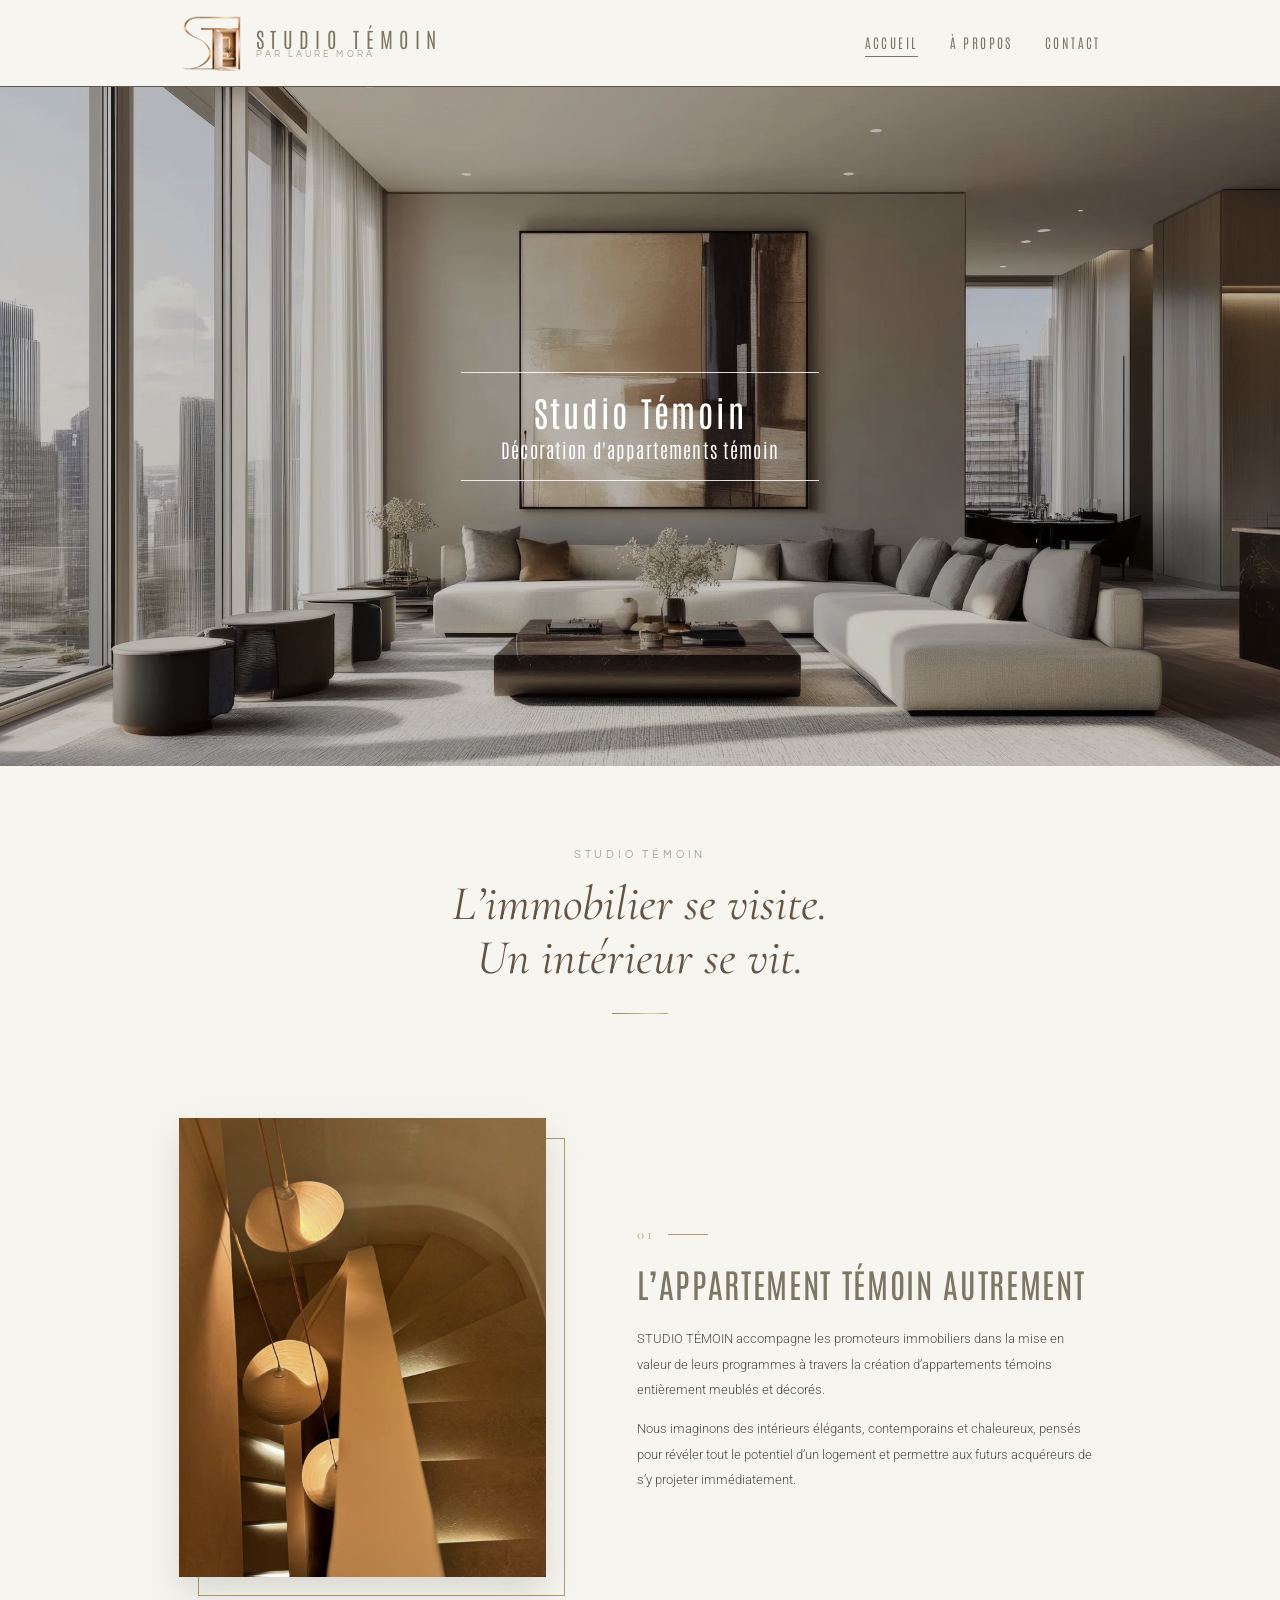
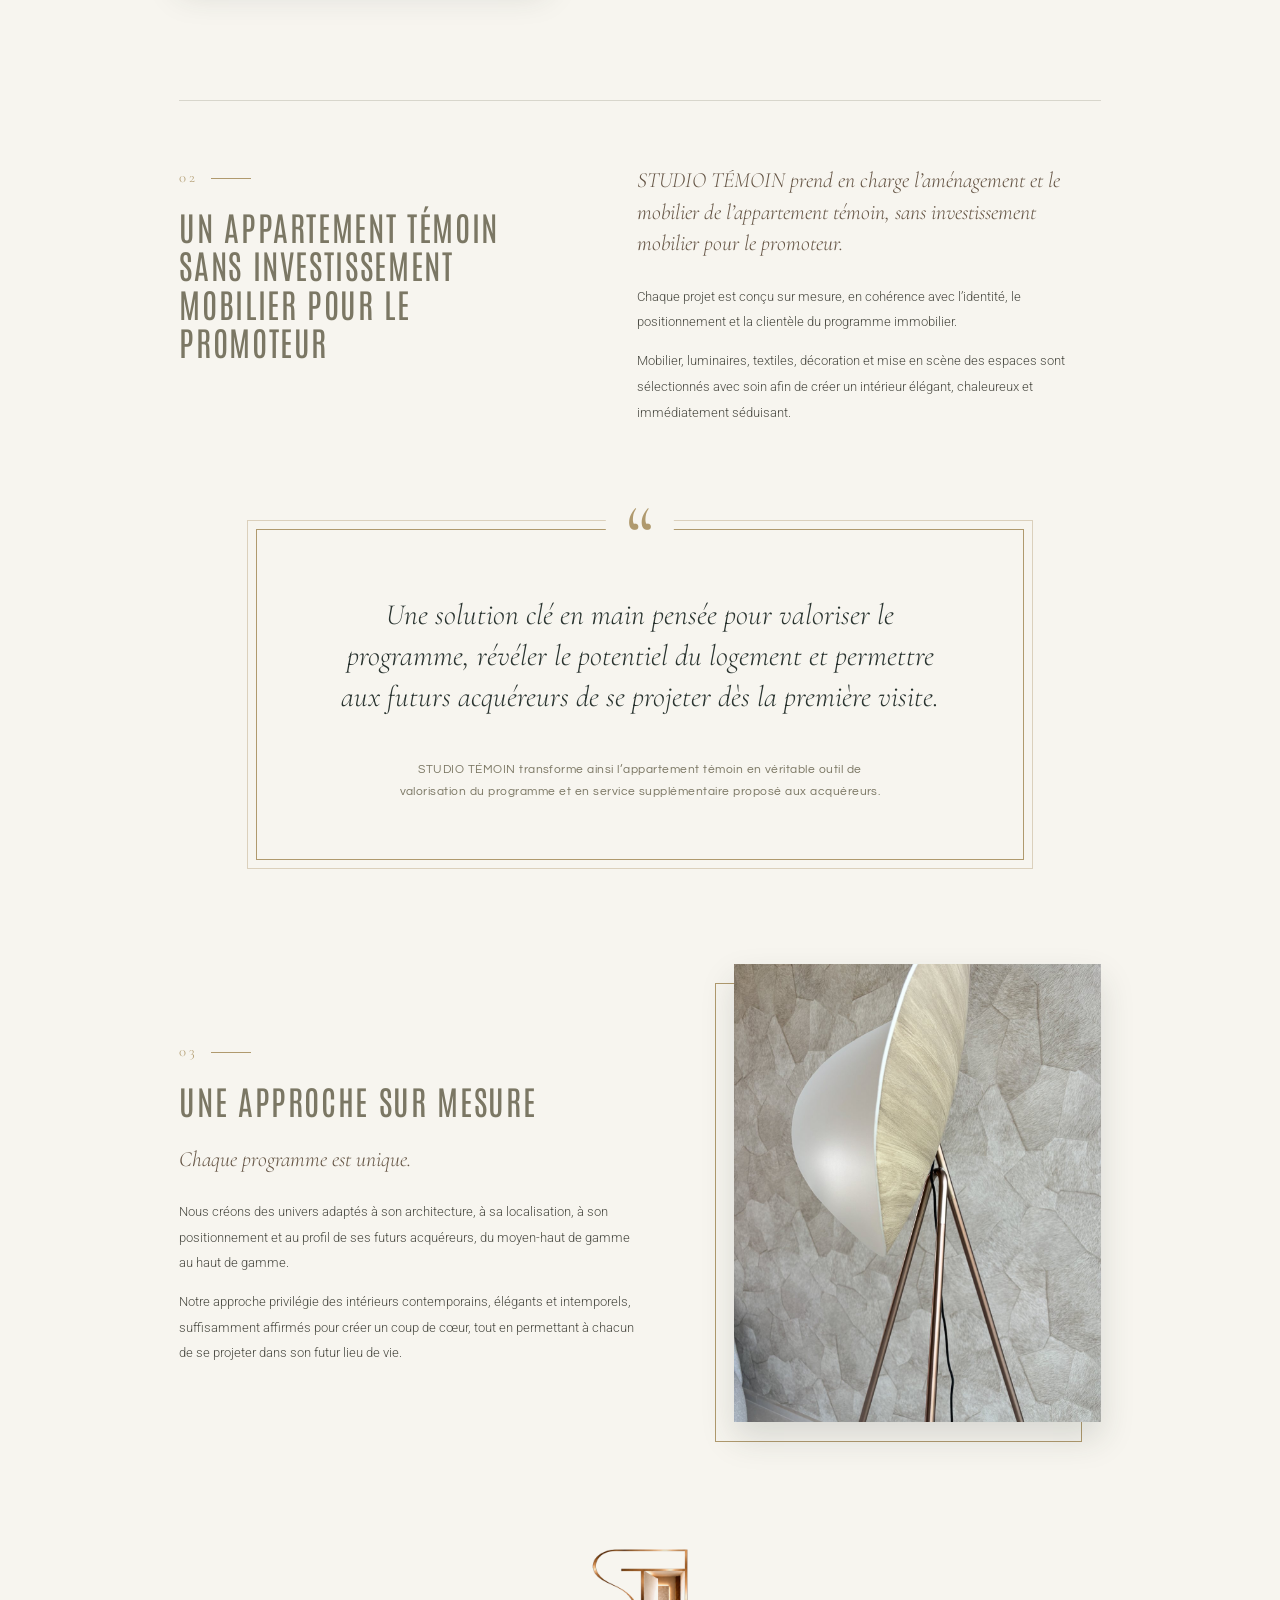
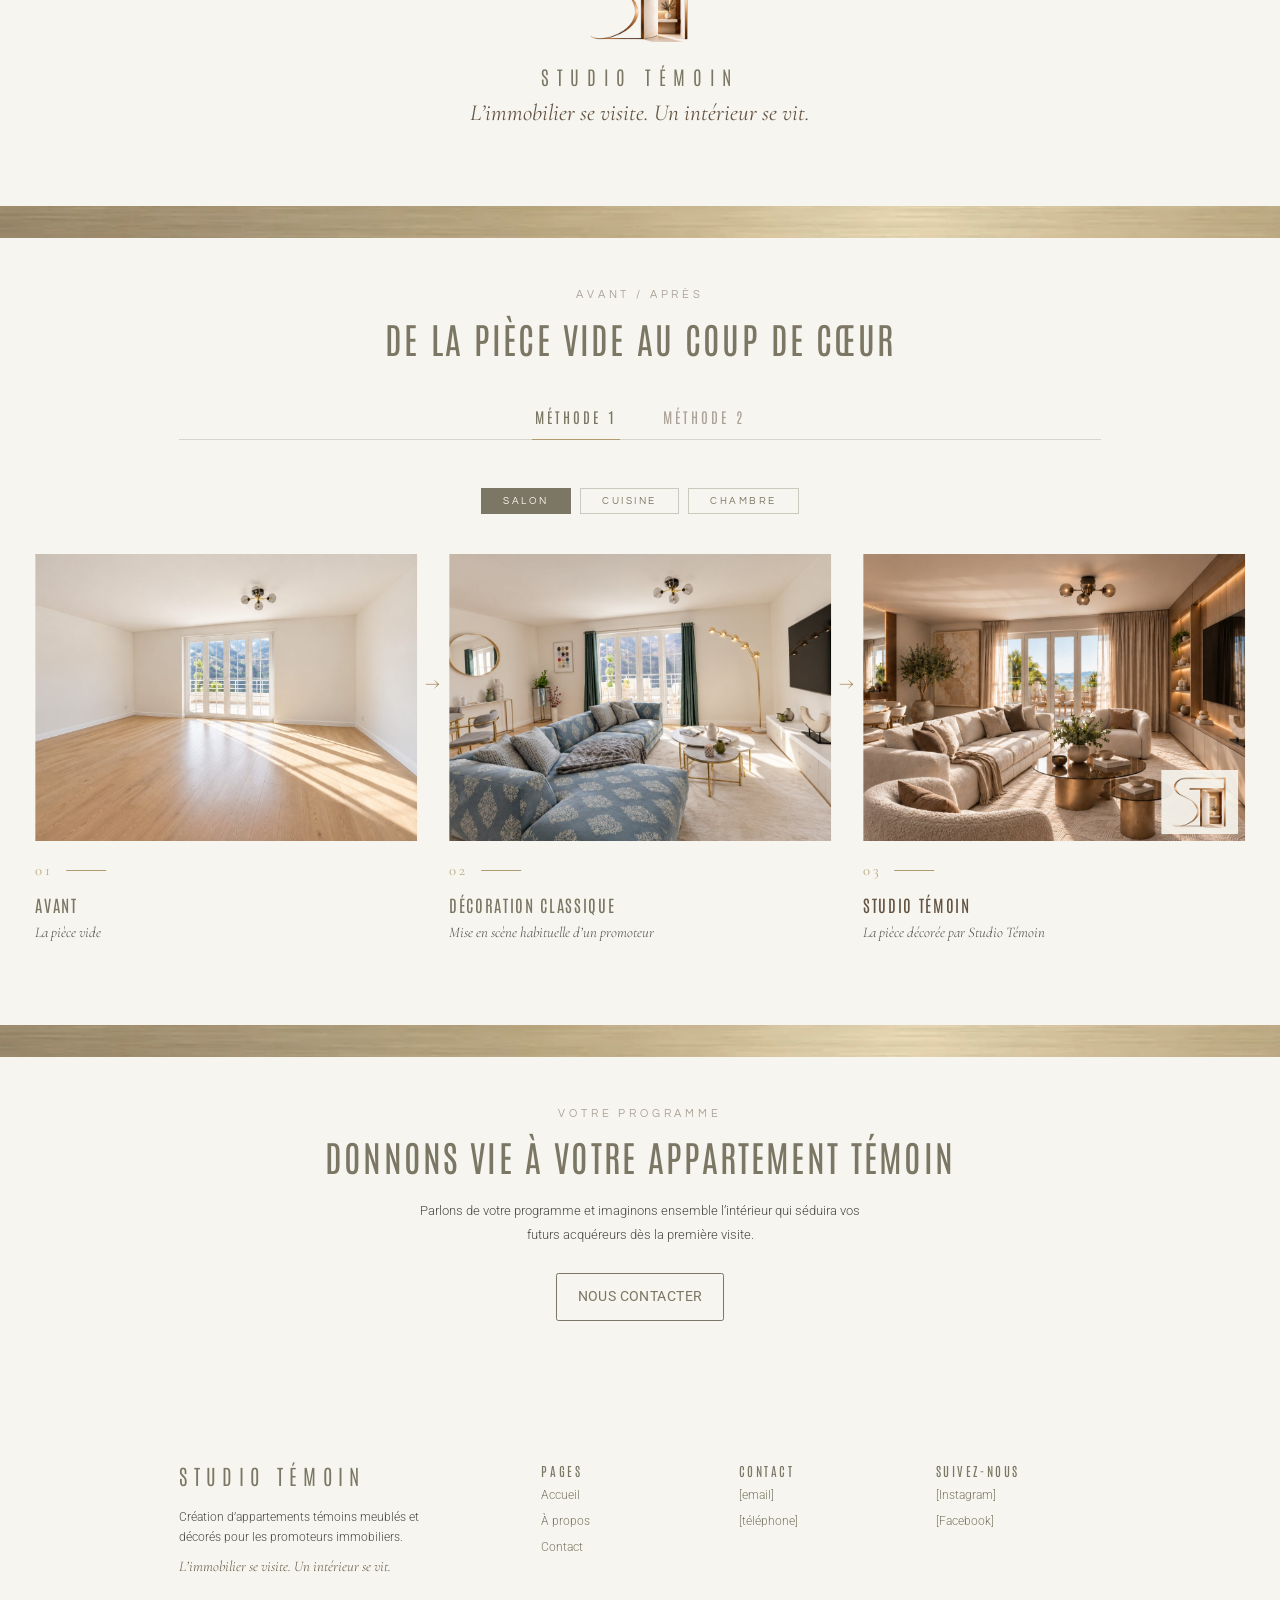
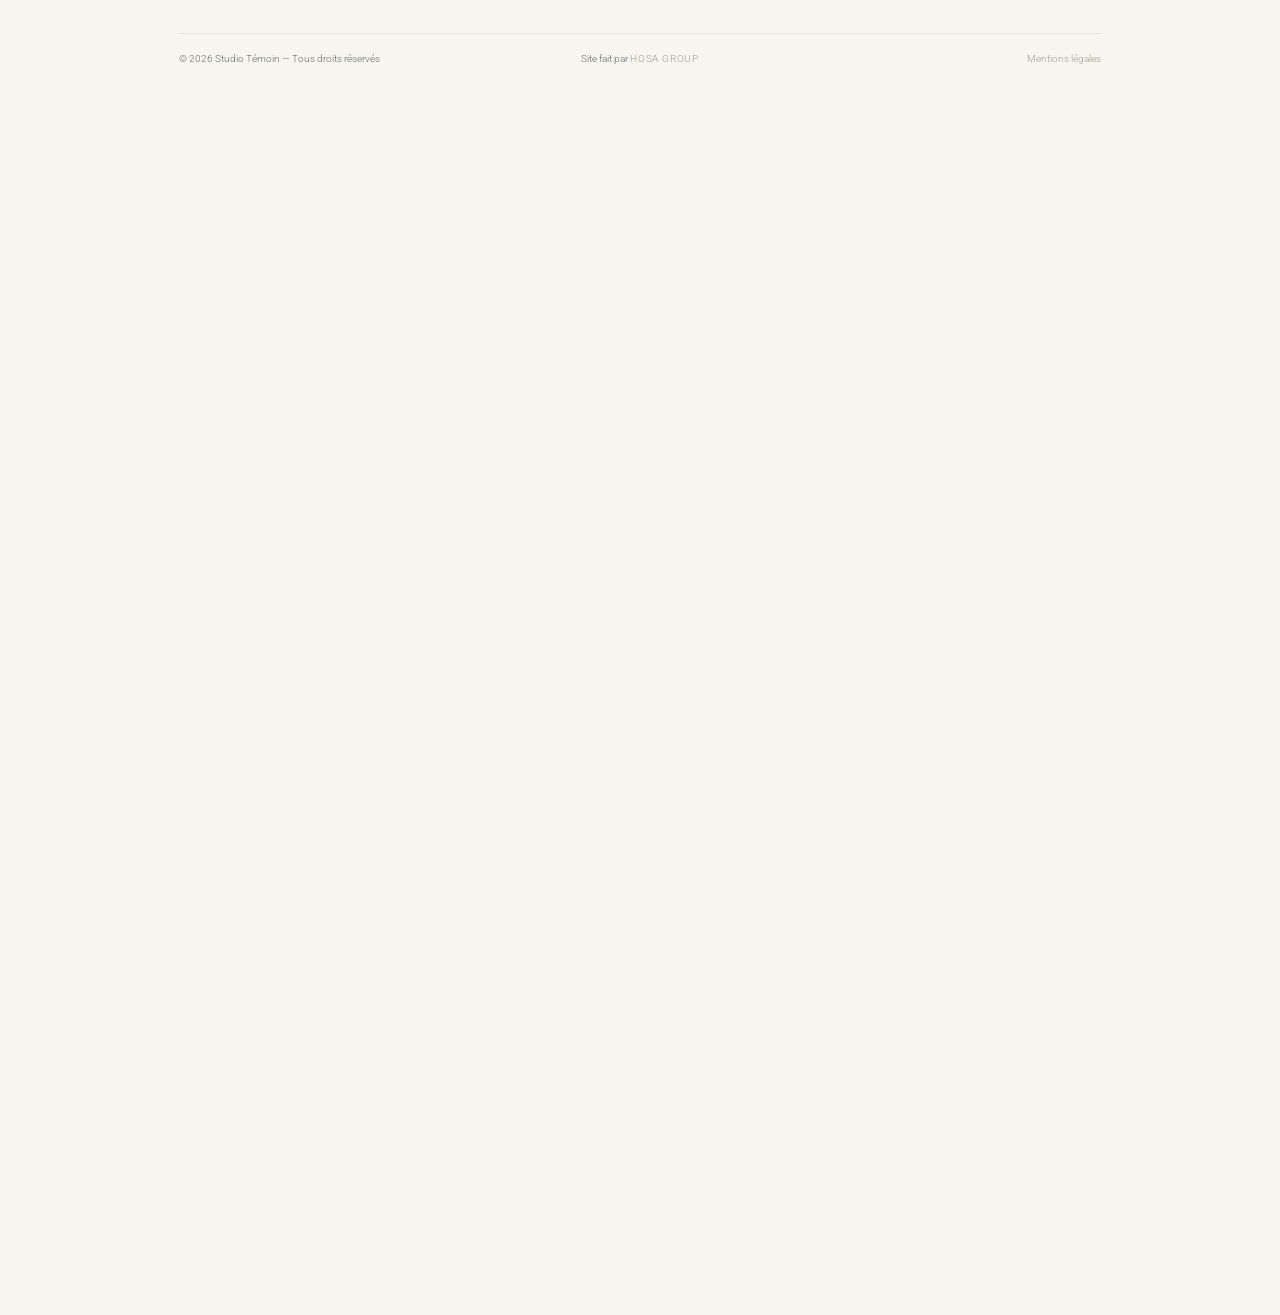
<file: index.html>
<!DOCTYPE html>
<html lang="fr">

<head>
  <meta charset="UTF-8">
  <meta name="viewport" content="width=device-width, initial-scale=1.0">
  <title>Studio Témoin</title>
  <meta name="description" content="[À compléter]">
  <link rel="preconnect" href="https://fonts.googleapis.com">
  <link rel="preconnect" href="https://fonts.gstatic.com" crossorigin>
  <link
    href="https://fonts.googleapis.com/css2?family=Antonio:wght@300;400;600&family=Cormorant+Garamond:ital,wght@0,400;0,500;1,400;1,500&family=Questrial&family=Roboto:wght@300;400;500&display=swap"
    rel="stylesheet">
  <link rel="icon" type="image/png" href="images/favicon.png">
  <link rel="stylesheet" href="css/style.css">
</head>

<body>

  <header class="site-header">
    <div class="container">
      <a href="index.html" class="logo">
        <img src="images/logo-monogramme.png" alt="" width="300" height="256">
        <span>Studio Témoin<small>par Laure Mora</small></span>
      </a>

      <button class="nav-toggle" aria-label="Ouvrir le menu" aria-expanded="false" aria-controls="nav">
        <span></span><span></span><span></span>
      </button>

      <nav class="nav" id="nav">
        <ul>
          <li><a href="index.html" aria-current="page">Accueil</a></li>
          <li><a href="a-propos.html">À propos</a></li>
          <li><a href="contact.html">Contact</a></li>
        </ul>
      </nav>
    </div>
  </header>

  <main>

    <!-- CARROUSEL -->
    <section class="slider" aria-label="Réalisations">
      <div class="slider-slides">
        <img class="slide is-active" src="images/carrousel-1.jpg" alt="">
        <img class="slide" src="images/carrousel-2.jpg" alt="">
        <img class="slide" src="images/carrousel-3.jpg" alt="">
      </div>
      <div class="slider-text">
        <h1>Studio Témoin</h1>
        <p>Décoration d'appartements témoin</p>
      </div>
    </section>

    <!-- PRÉSENTATION DU STUDIO -->
    <section class="section presentation">
      <div class="container">

        <!-- Ouverture -->
        <header class="pres-opening">
          <span class="eyebrow">Studio Témoin</span>
          <p class="pres-tagline">L’immobilier se visite.<br>Un intérieur se vit.</p>
          <span class="divider" aria-hidden="true"></span>
        </header>

        <!-- 01 -->
        <article class="pres-block pres-block--media">
          <figure class="framed">
            <img src="images/escalier.jpg" alt="Cage d’escalier aux suspensions lumineuses" width="1146" height="1540" loading="lazy">
          </figure>
          <div class="pres-text">
            <span class="pres-num">01</span>
            <h2>L’appartement témoin autrement</h2>
            <p>STUDIO TÉMOIN accompagne les promoteurs immobiliers dans la mise en valeur de leurs programmes à travers la création d’appartements témoins entièrement meublés et décorés.</p>
            <p>Nous imaginons des intérieurs élégants, contemporains et chaleureux, pensés pour révéler tout le potentiel d’un logement et permettre aux futurs acquéreurs de s’y projeter immédiatement.</p>
          </div>
        </article>

        <!-- 02 -->
        <article class="pres-block pres-block--ruled">
          <div class="pres-head">
            <span class="pres-num">02</span>
            <h2>Un appartement témoin sans investissement mobilier pour le promoteur</h2>
          </div>
          <div class="pres-text">
            <p class="pres-lead">STUDIO TÉMOIN prend en charge l’aménagement et le mobilier de l’appartement témoin, sans investissement mobilier pour le promoteur.</p>
            <p>Chaque projet est conçu sur mesure, en cohérence avec l’identité, le positionnement et la clientèle du programme immobilier.</p>
            <p>Mobilier, luminaires, textiles, décoration et mise en scène des espaces sont sélectionnés avec soin afin de créer un intérieur élégant, chaleureux et immédiatement séduisant.</p>
          </div>
        </article>

        <!-- Citation -->
        <blockquote class="pres-quote">
          <p class="pres-quote-main">Une solution clé en main pensée pour valoriser le programme, révéler le potentiel du logement et permettre aux futurs acquéreurs de se projeter dès la première visite.</p>
          <p class="pres-quote-sub">STUDIO TÉMOIN transforme ainsi l’appartement témoin en véritable outil de valorisation du programme et en service supplémentaire proposé aux acquéreurs.</p>
        </blockquote>

        <!-- 03 -->
        <article class="pres-block pres-block--media pres-block--reverse">
          <figure class="framed">
            <img src="images/lampadaire.jpg" alt="Lampadaire design devant un mur texturé" width="1156" height="1546" loading="lazy">
          </figure>
          <div class="pres-text">
            <span class="pres-num">03</span>
            <h2>Une approche sur mesure</h2>
            <p class="pres-lead">Chaque programme est unique.</p>
            <p>Nous créons des univers adaptés à son architecture, à sa localisation, à son positionnement et au profil de ses futurs acquéreurs, du moyen-haut de gamme au haut de gamme.</p>
            <p>Notre approche privilégie des intérieurs contemporains, élégants et intemporels, suffisamment affirmés pour créer un coup de cœur, tout en permettant à chacun de se projeter dans son futur lieu de vie.</p>
          </div>
        </article>

        <!-- Signature -->
        <footer class="pres-signature">
          <img src="images/logo-monogramme.png" alt="" width="300" height="256">
          <p class="pres-signature-name">Studio Témoin</p>
          <p class="pres-tagline pres-tagline--small">L’immobilier se visite. Un intérieur se vit.</p>
        </footer>

      </div>
    </section>

    <!-- AVANT / APRÈS — 2 méthodes à comparer (onglets temporaires) -->
    <section class="section">
      <div class="container">
        <div class="section-head">
          <span class="eyebrow">Avant / Après</span>
          <h2>De la pièce vide au coup de cœur</h2>
        </div>

        <div class="tabs" role="tablist" aria-label="Choix de la présentation">
          <button class="tab is-active" role="tab" id="tab-1" aria-controls="panel-1" aria-selected="true">Méthode 1</button>
          <button class="tab" role="tab" id="tab-2" aria-controls="panel-2" aria-selected="false" tabindex="-1">Méthode 2</button>
        </div>

        <div class="tab-panel" role="tabpanel" id="panel-1" aria-labelledby="tab-1">
          <div class="rooms" role="tablist" aria-label="Choix de la pièce">
            <button class="room is-active" role="tab" aria-selected="true" aria-controls="room-salon">Salon</button>
            <button class="room" role="tab" aria-selected="false" aria-controls="room-cuisine" tabindex="-1">Cuisine</button>
            <button class="room" role="tab" aria-selected="false" aria-controls="room-chambre" tabindex="-1">Chambre</button>
          </div>

          <div class="room-panel" role="tabpanel" id="room-salon">
            <div class="compare">
              <figure class="compare-step">
                <div class="compare-media">
                  <img src="images/salon-1-vide.jpg" alt="Salon — la pièce vide" loading="lazy">
                </div>
                <figcaption>
                  <span class="pres-num">01</span>
                  <strong>Avant</strong>
                  <span>La pièce vide</span>
                </figcaption>
              </figure>
              <figure class="compare-step">
                <div class="compare-media">
                  <img src="images/salon-2-promoteur.jpg" alt="Salon — mise en scène habituelle d’un promoteur" loading="lazy">
                </div>
                <figcaption>
                  <span class="pres-num">02</span>
                  <strong>Décoration classique</strong>
                  <span>Mise en scène habituelle d’un promoteur</span>
                </figcaption>
              </figure>
              <figure class="compare-step compare-step--highlight">
                <div class="compare-media">
                  <img src="images/salon-3-studio-temoin.jpg" alt="Salon — la pièce décorée par studio témoin" loading="lazy">
                  <img class="photo-logo" src="images/logo-monogramme.png" alt="" width="300" height="256" loading="lazy">
                </div>
                <figcaption>
                  <span class="pres-num">03</span>
                  <strong>Studio Témoin</strong>
                  <span>La pièce décorée par Studio Témoin</span>
                </figcaption>
              </figure>
            </div>
          </div>
          <div class="room-panel" role="tabpanel" id="room-cuisine" hidden>
            <div class="compare">
              <figure class="compare-step">
                <div class="compare-media">
                  <img src="images/cuisine-1-vide.jpg" alt="Cuisine — la pièce vide" loading="lazy">
                </div>
                <figcaption>
                  <span class="pres-num">01</span>
                  <strong>Avant</strong>
                  <span>La pièce vide</span>
                </figcaption>
              </figure>
              <figure class="compare-step">
                <div class="compare-media">
                  <img src="images/cuisine-2-promoteur.jpg" alt="Cuisine — mise en scène habituelle d’un promoteur" loading="lazy">
                </div>
                <figcaption>
                  <span class="pres-num">02</span>
                  <strong>Décoration classique</strong>
                  <span>Mise en scène habituelle d’un promoteur</span>
                </figcaption>
              </figure>
              <figure class="compare-step compare-step--highlight">
                <div class="compare-media">
                  <img src="images/cuisine-3-studio-temoin.jpg" alt="Cuisine — la pièce décorée par studio témoin" loading="lazy">
                  <img class="photo-logo" src="images/logo-monogramme.png" alt="" width="300" height="256" loading="lazy">
                </div>
                <figcaption>
                  <span class="pres-num">03</span>
                  <strong>Studio Témoin</strong>
                  <span>La pièce décorée par Studio Témoin</span>
                </figcaption>
              </figure>
            </div>
          </div>
          <div class="room-panel" role="tabpanel" id="room-chambre" hidden>
            <div class="compare compare--portrait">
              <figure class="compare-step">
                <div class="compare-media">
                  <img src="images/chambre-1-vide.jpg" alt="Chambre — la pièce vide" loading="lazy">
                </div>
                <figcaption>
                  <span class="pres-num">01</span>
                  <strong>Avant</strong>
                  <span>La pièce vide</span>
                </figcaption>
              </figure>
              <figure class="compare-step">
                <div class="compare-media">
                  <img src="images/chambre-2-promoteur.jpg" alt="Chambre — mise en scène habituelle d’un promoteur" loading="lazy">
                </div>
                <figcaption>
                  <span class="pres-num">02</span>
                  <strong>Décoration classique</strong>
                  <span>Mise en scène habituelle d’un promoteur</span>
                </figcaption>
              </figure>
              <figure class="compare-step compare-step--highlight">
                <div class="compare-media">
                  <img src="images/chambre-3-studio-temoin.jpg" alt="Chambre — la pièce décorée par studio témoin" loading="lazy">
                  <img class="photo-logo" src="images/logo-monogramme.png" alt="" width="300" height="256" loading="lazy">
                </div>
                <figcaption>
                  <span class="pres-num">03</span>
                  <strong>Studio Témoin</strong>
                  <span>La pièce décorée par Studio Témoin</span>
                </figcaption>
              </figure>
            </div>
          </div>
        </div>
        <div class="tab-panel" role="tabpanel" id="panel-2" aria-labelledby="tab-2" hidden>
          <div class="rooms" role="tablist" aria-label="Choix de la pièce">
            <button class="room is-active" role="tab" aria-selected="true" aria-controls="room2-salon">Salon</button>
            <button class="room" role="tab" aria-selected="false" aria-controls="room2-cuisine" tabindex="-1">Cuisine</button>
            <button class="room" role="tab" aria-selected="false" aria-controls="room2-chambre" tabindex="-1">Chambre</button>
          </div>

          <div class="room-panel" role="tabpanel" id="room2-salon">
            <div class="reveal" style="--pos: 100%">
              <img class="reveal-after" src="images/salon-3-studio-temoin.jpg" alt="Salon décoré par Studio Témoin" loading="lazy">
              <img class="photo-logo" src="images/logo-monogramme.png" alt="" width="300" height="256" loading="lazy">
              <img class="reveal-before" src="images/salon-2-promoteur.jpg" alt="Salon en décoration classique de promoteur" loading="lazy">
              <span class="reveal-label reveal-label--before">Décoration classique</span>
              <span class="reveal-label reveal-label--after">Studio Témoin</span>
              <span class="reveal-handle" aria-hidden="true"></span>
              <input class="reveal-range" type="range" min="0" max="100" value="100" aria-label="Comparer la décoration classique et Studio Témoin (salon)">
            </div>
          </div>
          <div class="room-panel" role="tabpanel" id="room2-cuisine" hidden>
            <div class="reveal" style="--pos: 100%">
              <img class="reveal-after" src="images/cuisine-3-studio-temoin.jpg" alt="Cuisine décoré par Studio Témoin" loading="lazy">
              <img class="photo-logo" src="images/logo-monogramme.png" alt="" width="300" height="256" loading="lazy">
              <img class="reveal-before" src="images/cuisine-2-promoteur.jpg" alt="Cuisine en décoration classique de promoteur" loading="lazy">
              <span class="reveal-label reveal-label--before">Décoration classique</span>
              <span class="reveal-label reveal-label--after">Studio Témoin</span>
              <span class="reveal-handle" aria-hidden="true"></span>
              <input class="reveal-range" type="range" min="0" max="100" value="100" aria-label="Comparer la décoration classique et Studio Témoin (cuisine)">
            </div>
          </div>
          <div class="room-panel" role="tabpanel" id="room2-chambre" hidden>
            <div class="reveal" style="--pos: 100%">
              <img class="reveal-after" src="images/chambre-3-studio-temoin.jpg" alt="Chambre décoré par Studio Témoin" loading="lazy">
              <img class="photo-logo" src="images/logo-monogramme.png" alt="" width="300" height="256" loading="lazy">
              <img class="reveal-before" src="images/chambre-2-promoteur.jpg" alt="Chambre en décoration classique de promoteur" loading="lazy">
              <span class="reveal-label reveal-label--before">Décoration classique</span>
              <span class="reveal-label reveal-label--after">Studio Témoin</span>
              <span class="reveal-handle" aria-hidden="true"></span>
              <input class="reveal-range" type="range" min="0" max="100" value="100" aria-label="Comparer la décoration classique et Studio Témoin (chambre)">
            </div>
          </div>

          <p class="reveal-hint">Faites glisser pour comparer</p>
        </div>
      </div>
    </section>

    <!-- APPEL À L'ACTION -->
    <section class="section">
      <div class="container center">
        <span class="eyebrow">Votre programme</span>
        <h2>Donnons vie à votre appartement témoin</h2>
        <p class="cta-text">Parlons de votre programme et imaginons ensemble l’intérieur qui séduira vos futurs acquéreurs dès la première visite.</p>
        <a href="contact.html" class="btn-gold">Nous contacter</a>
      </div>
    </section>
  </main>

  <footer class="site-footer">
    <div class="container">
      <div class="footer-grid">
        <div>
          <a href="index.html" class="logo">Studio Témoin</a>
          <p class="footer-about">Création d’appartements témoins meublés et décorés pour les promoteurs immobiliers.</p>
          <p class="footer-tagline">L’immobilier se visite. Un intérieur se vit.</p>
        </div>
        <div>
          <h4>Pages</h4>
          <ul>
            <li><a href="index.html">Accueil</a></li>
            <li><a href="a-propos.html">À propos</a></li>
            <li><a href="contact.html">Contact</a></li>
          </ul>
        </div>
        <div>
          <h4>Contact</h4>
          <ul>
            <li><a href="mailto:contact@exemple.fr">[email]</a></li>
            <li><a href="tel:+33600000000">[téléphone]</a></li>
          </ul>
        </div>
        <div>
          <h4>Suivez-nous</h4>
          <ul>
            <li><a href="#">[Instagram]</a></li>
            <li><a href="#">[Facebook]</a></li>
          </ul>
        </div>
      </div>
      <div class="footer-bottom">
        <span>© <span id="year"></span> Studio Témoin — Tous droits réservés</span>
        <span class="footer-credit">Site fait par <a href="https://hosa-group.fr/" target="_blank" rel="noopener">HOSA GROUP</a></span>
        <a href="#">Mentions légales</a>
      </div>
    </div>
  </footer>

  <script src="js/main.js"></script>
</body>

</html>
</file>
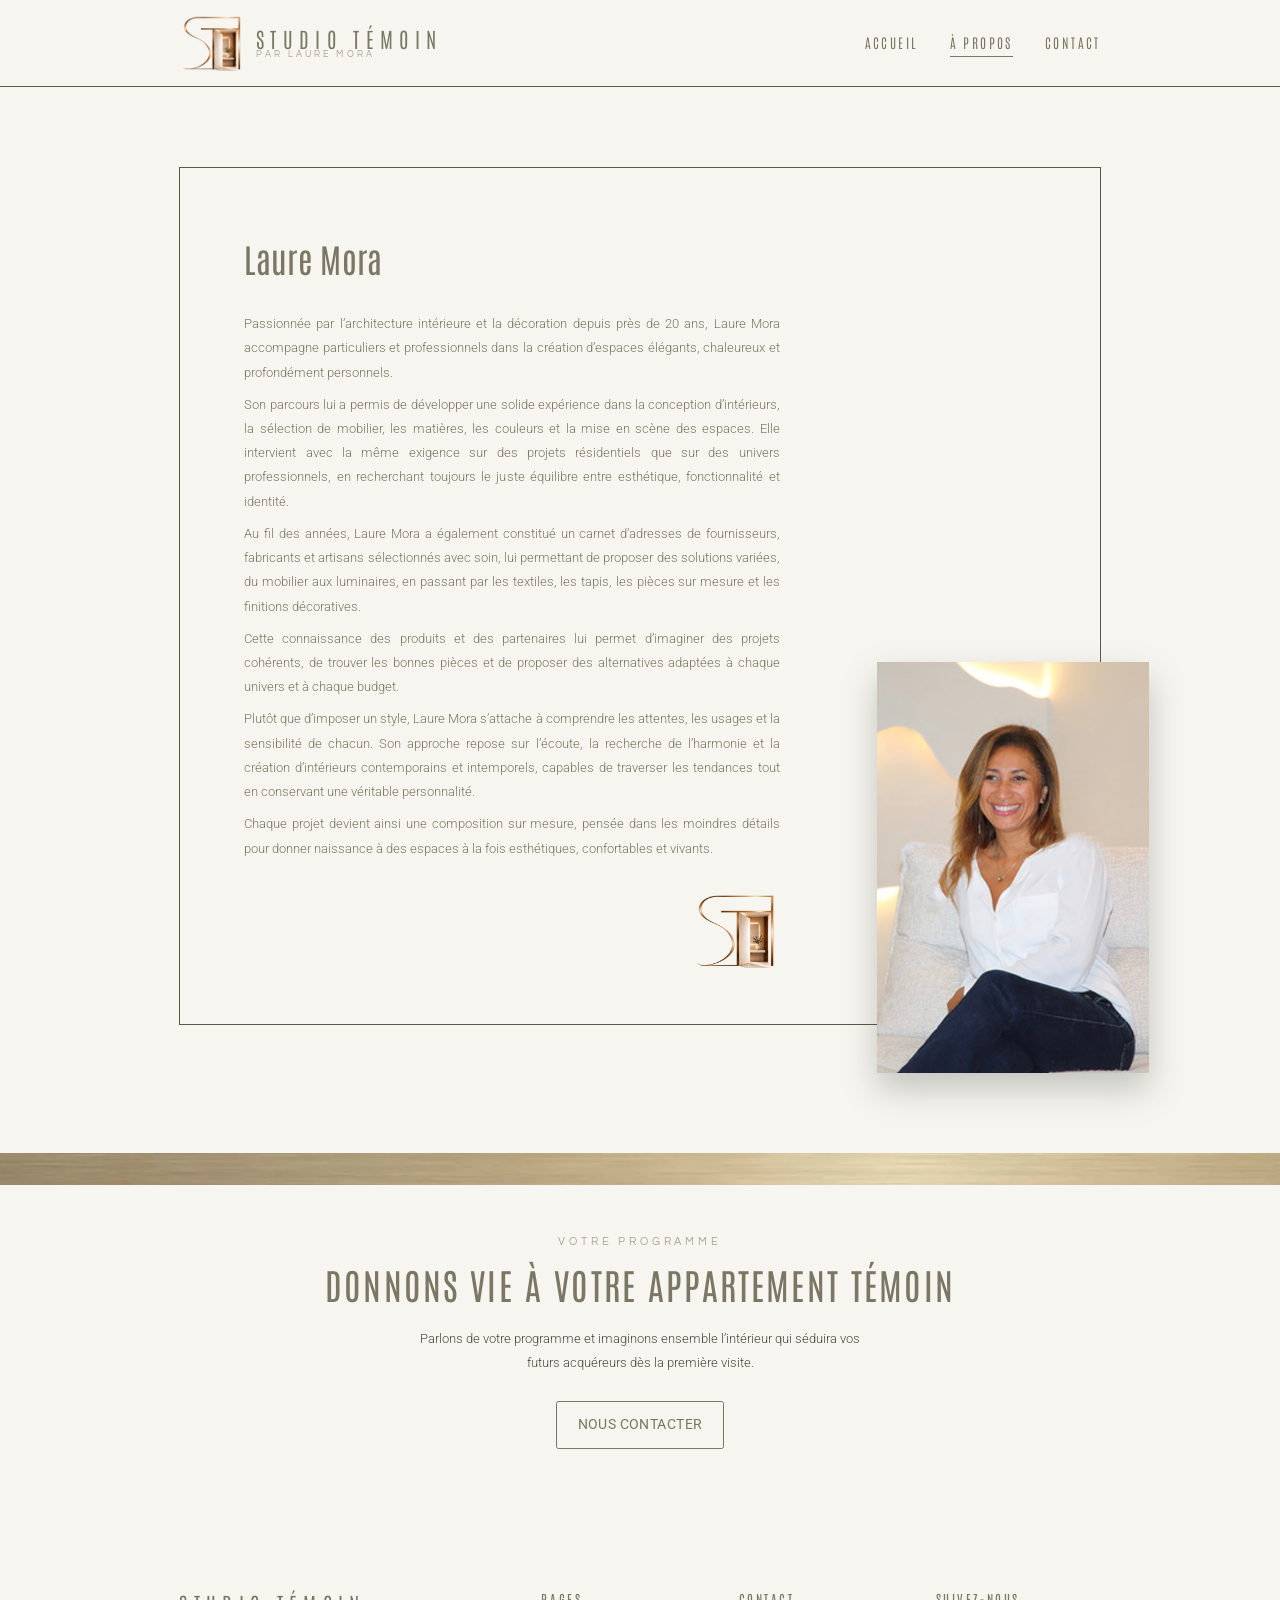
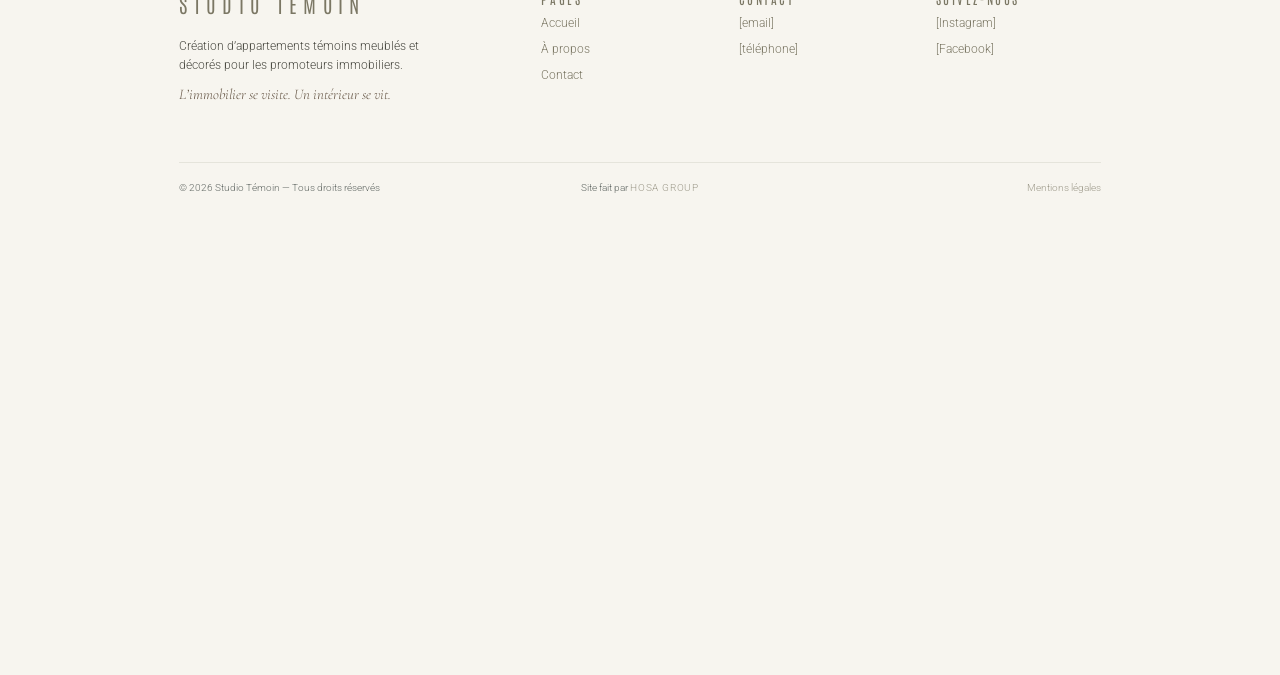
<file: a-propos.html>
<!DOCTYPE html>
<html lang="fr">
<head>
  <meta charset="UTF-8">
  <meta name="viewport" content="width=device-width, initial-scale=1.0">
  <title>À propos — Studio Témoin</title>
  <meta name="description" content="Laure Mora, passionnée d’architecture intérieure et de décoration depuis près de 20 ans, crée des espaces élégants, chaleureux et personnels.">
  <link rel="preconnect" href="https://fonts.googleapis.com">
  <link rel="preconnect" href="https://fonts.gstatic.com" crossorigin>
  <link href="https://fonts.googleapis.com/css2?family=Antonio:wght@300;400;600&family=Cormorant+Garamond:ital,wght@0,400;0,500;1,400;1,500&family=Questrial&family=Roboto:wght@300;400;500&display=swap" rel="stylesheet">
  <link rel="icon" type="image/png" href="images/favicon.png">
  <link rel="stylesheet" href="css/style.css">
</head>
<body>

  <header class="site-header">
    <div class="container">
      <a href="index.html" class="logo">
        <img src="images/logo-monogramme.png" alt="" width="300" height="256">
        <span>Studio Témoin<small>par Laure Mora</small></span>
      </a>

      <button class="nav-toggle" aria-label="Ouvrir le menu" aria-expanded="false" aria-controls="nav">
        <span></span><span></span><span></span>
      </button>

      <nav class="nav" id="nav">
        <ul>
          <li><a href="index.html">Accueil</a></li>
          <li><a href="a-propos.html" aria-current="page">À propos</a></li>
          <li><a href="contact.html">Contact</a></li>
        </ul>
      </nav>
    </div>
  </header>

  <main>

    <!-- PRÉSENTATION -->
    <section class="section">
      <div class="container">
        <div class="bio">
          <div class="bio-text">
            <h1>Laure Mora</h1>
            <p>Passionnée par l’architecture intérieure et la décoration depuis près de 20 ans, Laure Mora accompagne particuliers et professionnels dans la création d’espaces élégants, chaleureux et profondément personnels.</p>
            <p>Son parcours lui a permis de développer une solide expérience dans la conception d’intérieurs, la sélection de mobilier, les matières, les couleurs et la mise en scène des espaces. Elle intervient avec la même exigence sur des projets résidentiels que sur des univers professionnels, en recherchant toujours le juste équilibre entre esthétique, fonctionnalité et identité.</p>
            <p>Au fil des années, Laure Mora a également constitué un carnet d’adresses de fournisseurs, fabricants et artisans sélectionnés avec soin, lui permettant de proposer des solutions variées, du mobilier aux luminaires, en passant par les textiles, les tapis, les pièces sur mesure et les finitions décoratives.</p>
            <p>Cette connaissance des produits et des partenaires lui permet d’imaginer des projets cohérents, de trouver les bonnes pièces et de proposer des alternatives adaptées à chaque univers et à chaque budget.</p>
            <p>Plutôt que d’imposer un style, Laure Mora s’attache à comprendre les attentes, les usages et la sensibilité de chacun. Son approche repose sur l’écoute, la recherche de l’harmonie et la création d’intérieurs contemporains et intemporels, capables de traverser les tendances tout en conservant une véritable personnalité.</p>
            <p>Chaque projet devient ainsi une composition sur mesure, pensée dans les moindres détails pour donner naissance à des espaces à la fois esthétiques, confortables et vivants.</p>
            <img class="bio-logo" src="images/logo-monogramme.png" alt="Studio Témoin" width="300" height="256">
          </div>
          <img class="bio-photo" src="images/laure-mora.jpg" alt="Portrait de Laure Mora" width="534" height="806">
        </div>
      </div>
    </section>

    <!-- APPEL À L'ACTION -->
    <section class="section">
      <div class="container center">
        <span class="eyebrow">Votre programme</span>
        <h2>Donnons vie à votre appartement témoin</h2>
        <p class="cta-text">Parlons de votre programme et imaginons ensemble l’intérieur qui séduira vos futurs acquéreurs dès la première visite.</p>
        <a href="contact.html" class="btn-gold">Nous contacter</a>
      </div>
    </section>
  </main>

  <footer class="site-footer">
    <div class="container">
      <div class="footer-grid">
        <div>
          <a href="index.html" class="logo">Studio Témoin</a>
          <p class="footer-about">Création d’appartements témoins meublés et décorés pour les promoteurs immobiliers.</p>
          <p class="footer-tagline">L’immobilier se visite. Un intérieur se vit.</p>
        </div>
        <div>
          <h4>Pages</h4>
          <ul>
            <li><a href="index.html">Accueil</a></li>
            <li><a href="a-propos.html">À propos</a></li>
            <li><a href="contact.html">Contact</a></li>
          </ul>
        </div>
        <div>
          <h4>Contact</h4>
          <ul>
            <li><a href="mailto:contact@exemple.fr">[email]</a></li>
            <li><a href="tel:+33600000000">[téléphone]</a></li>
          </ul>
        </div>
        <div>
          <h4>Suivez-nous</h4>
          <ul>
            <li><a href="#">[Instagram]</a></li>
            <li><a href="#">[Facebook]</a></li>
          </ul>
        </div>
      </div>
      <div class="footer-bottom">
        <span>© <span id="year"></span> Studio Témoin — Tous droits réservés</span>
        <span class="footer-credit">Site fait par <a href="https://hosa-group.fr/" target="_blank" rel="noopener">HOSA GROUP</a></span>
        <a href="#">Mentions légales</a>
      </div>
    </div>
  </footer>

  <script src="js/main.js"></script>
</body>
</html>
</file>
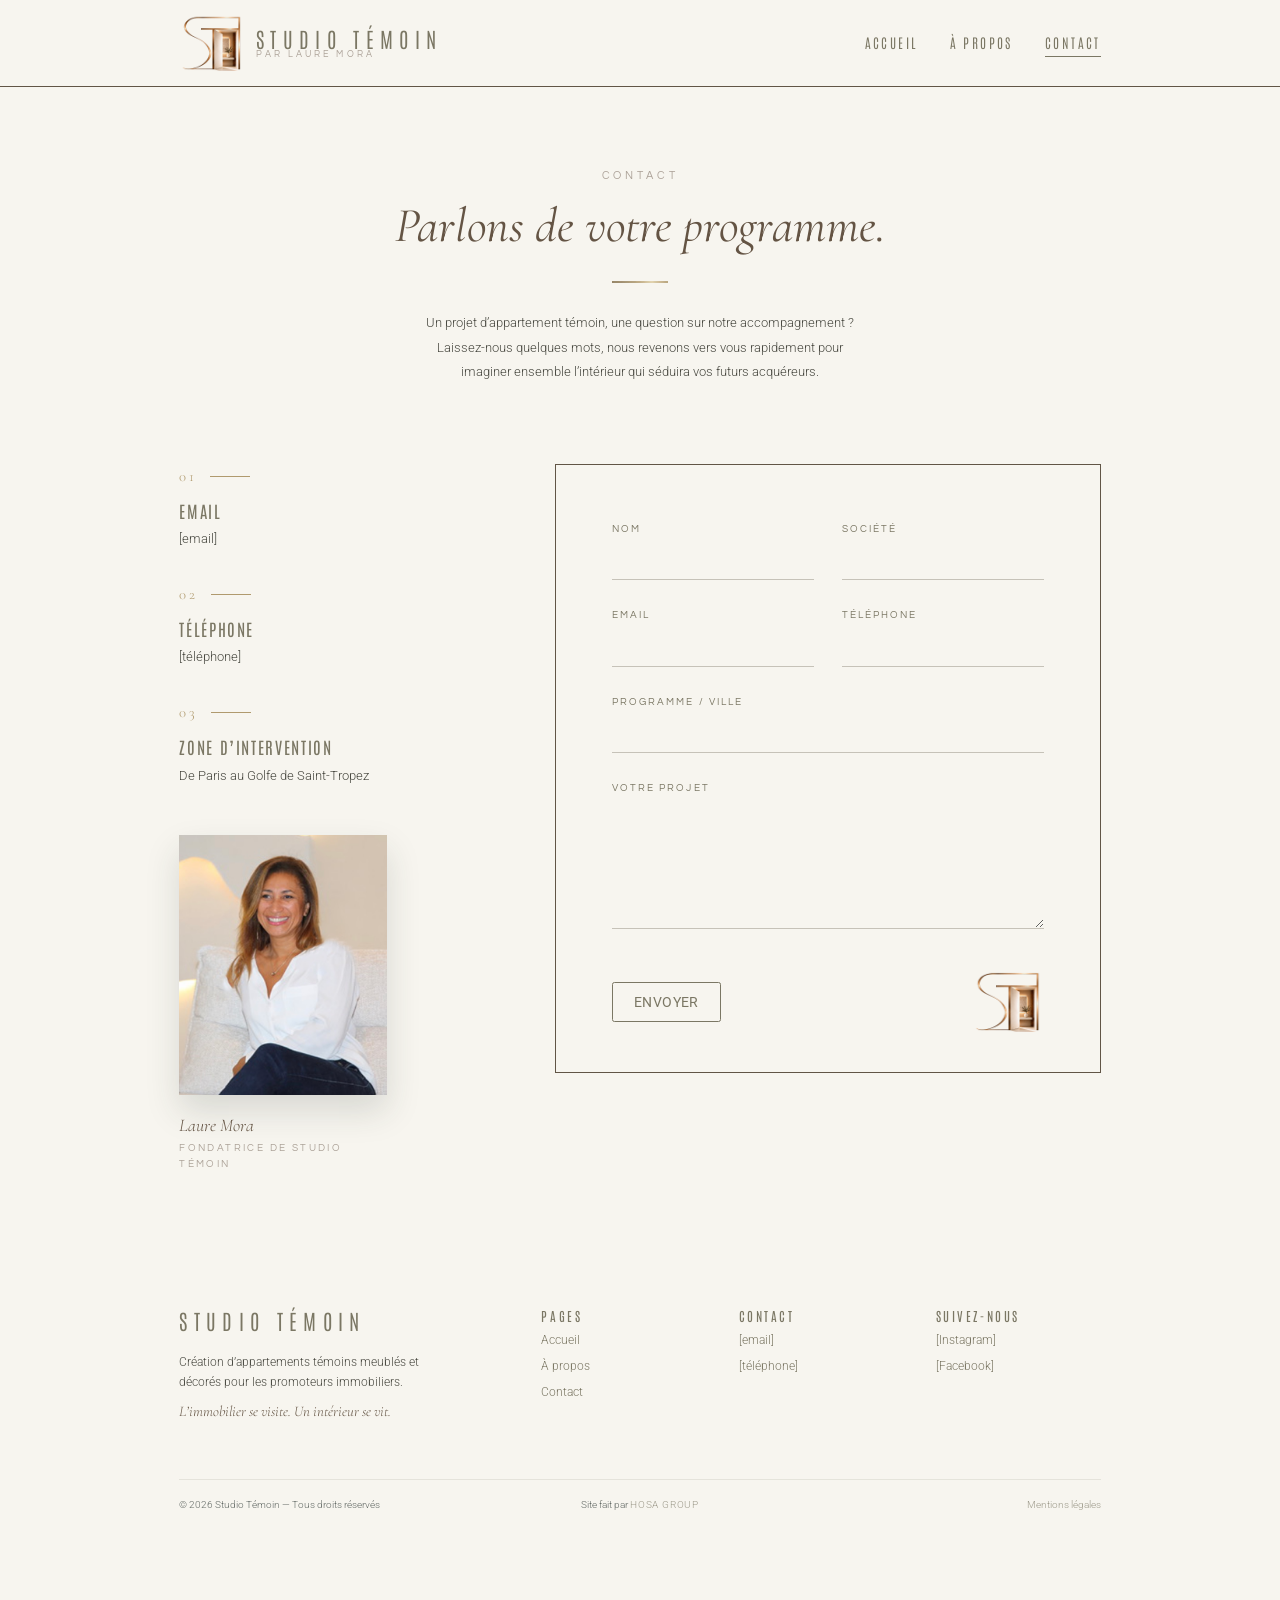
<file: contact.html>
<!DOCTYPE html>
<html lang="fr">
<head>
  <meta charset="UTF-8">
  <meta name="viewport" content="width=device-width, initial-scale=1.0">
  <title>Contact — Studio Témoin</title>
  <meta name="description" content="Contactez Studio Témoin pour la création de votre appartement témoin meublé et décoré, de Paris au Golfe de Saint-Tropez.">
  <link rel="preconnect" href="https://fonts.googleapis.com">
  <link rel="preconnect" href="https://fonts.gstatic.com" crossorigin>
  <link href="https://fonts.googleapis.com/css2?family=Antonio:wght@300;400;600&family=Cormorant+Garamond:ital,wght@0,400;0,500;1,400;1,500&family=Questrial&family=Roboto:wght@300;400;500&display=swap" rel="stylesheet">
  <link rel="icon" type="image/png" href="images/favicon.png">
  <link rel="stylesheet" href="css/style.css">
</head>
<body>

  <header class="site-header">
    <div class="container">
      <a href="index.html" class="logo">
        <img src="images/logo-monogramme.png" alt="" width="300" height="256">
        <span>Studio Témoin<small>par Laure Mora</small></span>
      </a>

      <button class="nav-toggle" aria-label="Ouvrir le menu" aria-expanded="false" aria-controls="nav">
        <span></span><span></span><span></span>
      </button>

      <nav class="nav" id="nav">
        <ul>
          <li><a href="index.html">Accueil</a></li>
          <li><a href="a-propos.html">À propos</a></li>
          <li><a href="contact.html" aria-current="page">Contact</a></li>
        </ul>
      </nav>
    </div>
  </header>

  <main>

    <!-- OUVERTURE -->
    <section class="section contact">
      <div class="container">

        <header class="pres-opening contact-opening">
          <span class="eyebrow">Contact</span>
          <p class="pres-tagline">Parlons de votre programme.</p>
          <span class="divider" aria-hidden="true"></span>
          <p class="cta-text">Un projet d’appartement témoin, une question sur notre accompagnement ? Laissez-nous quelques mots, nous revenons vers vous rapidement pour imaginer ensemble l’intérieur qui séduira vos futurs acquéreurs.</p>
        </header>

        <!-- COORDONNÉES + FORMULAIRE -->
        <div class="contact-grid">
          <aside class="contact-side">
            <ul class="contact-info">
              <li>
                <span class="pres-num">01</span>
                <strong>Email</strong>
                <a href="mailto:contact@exemple.fr">[email]</a>
              </li>
              <li>
                <span class="pres-num">02</span>
                <strong>Téléphone</strong>
                <a href="tel:+33600000000">[téléphone]</a>
              </li>
              <li>
                <span class="pres-num">03</span>
                <strong>Zone d’intervention</strong>
                <span>De Paris au Golfe de Saint-Tropez</span>
              </li>
            </ul>
            <figure class="contact-portrait">
              <img src="images/laure-mora.jpg" alt="Portrait de Laure Mora" width="534" height="806" loading="lazy">
              <figcaption>Laure Mora<small>Fondatrice de Studio Témoin</small></figcaption>
            </figure>
          </aside>

          <!-- Formulaire : l'envoi est à brancher (Formspree, Netlify Forms…) -->
          <form class="form contact-form" action="#" method="post">
            <div class="form-row">
              <div>
                <label for="name">Nom</label>
                <input type="text" id="name" name="name" autocomplete="name" required>
              </div>
              <div>
                <label for="company">Société</label>
                <input type="text" id="company" name="company" autocomplete="organization">
              </div>
            </div>
            <div class="form-row">
              <div>
                <label for="email">Email</label>
                <input type="email" id="email" name="email" autocomplete="email" required>
              </div>
              <div>
                <label for="phone">Téléphone</label>
                <input type="tel" id="phone" name="phone" autocomplete="tel">
              </div>
            </div>
            <div>
              <label for="program">Programme / ville</label>
              <input type="text" id="program" name="program">
            </div>
            <div>
              <label for="message">Votre projet</label>
              <textarea id="message" name="message" required></textarea>
            </div>
            <div class="contact-submit">
              <button type="submit" class="btn-gold">Envoyer</button>
              <img src="images/logo-monogramme.png" alt="" width="300" height="256">
            </div>
          </form>
        </div>

      </div>
    </section>
  </main>

  <footer class="site-footer">
    <div class="container">
      <div class="footer-grid">
        <div>
          <a href="index.html" class="logo">Studio Témoin</a>
          <p class="footer-about">Création d’appartements témoins meublés et décorés pour les promoteurs immobiliers.</p>
          <p class="footer-tagline">L’immobilier se visite. Un intérieur se vit.</p>
        </div>
        <div>
          <h4>Pages</h4>
          <ul>
            <li><a href="index.html">Accueil</a></li>
            <li><a href="a-propos.html">À propos</a></li>
            <li><a href="contact.html">Contact</a></li>
          </ul>
        </div>
        <div>
          <h4>Contact</h4>
          <ul>
            <li><a href="mailto:contact@exemple.fr">[email]</a></li>
            <li><a href="tel:+33600000000">[téléphone]</a></li>
          </ul>
        </div>
        <div>
          <h4>Suivez-nous</h4>
          <ul>
            <li><a href="#">[Instagram]</a></li>
            <li><a href="#">[Facebook]</a></li>
          </ul>
        </div>
      </div>
      <div class="footer-bottom">
        <span>© <span id="year"></span> Studio Témoin — Tous droits réservés</span>
        <span class="footer-credit">Site fait par <a href="https://hosa-group.fr/" target="_blank" rel="noopener">HOSA GROUP</a></span>
        <a href="#">Mentions légales</a>
      </div>
    </div>
  </footer>

  <script src="js/main.js"></script>
</body>
</html>
</file>
<file: css/style.css>
/* ==========================================================================
   Studio Témoin — feuille de style principale
   Palette et typographies inspirées de lauremora.fr
   ========================================================================== */

:root {
  /* Couleurs */
  --olive: #7B7764;        /* couleur principale (titres, boutons, liens) */
  --olive-light: #ACA298;  /* textes secondaires */
  --brown: #645444;        /* accent chaud */
  --dark: #29332F;         /* textes foncés / footer */
  --cream: #F7F5EF;        /* fond de tout le site */
  --cream-light: #FBF9ED;  /* textes sur fond foncé */
  --gold: #B09A6E;         /* or des filets et numéros */
  --white: #FFFFFF;

  /* Typographies */
  --font-title: "Antonio", sans-serif;
  --font-accent: "Questrial", sans-serif;
  --font-serif: "Cormorant Garamond", serif;
  --font-text: "Roboto", sans-serif;

  /* Mise en page */
  --container: 1200px;
  --gutter: 24px;
  --header-h: 108px;
  --section-pad: 100px;

  /* Bande or de séparation entre les parties */
  --band-h: 40px;
  --line: #615546;         /* trait fin sous le header */
  --band: url("../images/bande-or.jpg");
}

*,
*::before,
*::after { box-sizing: border-box; }

/* Tout le site est affiché à 80 % sur ordinateur (comme un zoom navigateur à 80 %).
   Les unités vw/vh sont divisées par --zoom pour rester calées sur la vraie taille de l'écran. */
:root { --zoom: .8; }
@media (max-width: 900px) { :root { --zoom: 1; } }

html { zoom: var(--zoom); scroll-behavior: smooth; overflow-x: clip; }

body {
  margin: 0;
  background: var(--cream);
  color: var(--dark);
  font-family: var(--font-text);
  font-weight: 300;
  font-size: 1rem;
  line-height: 1.7;
  hyphens: none;           /* jamais de mot coupé avec un tiret en fin de ligne */
}

img { max-width: 100%; display: block; }

a { color: var(--olive); text-decoration: none; transition: color .2s; }
a:hover { color: var(--brown); }

h1, h2, h3, h4 {
  font-family: var(--font-title);
  font-weight: 400;
  text-transform: uppercase;
  color: var(--olive);
  line-height: 1.15;
  margin: 0 0 .6em;
}
h1 { font-size: clamp(2.4rem, calc(6vw / var(--zoom)), 4.5rem); letter-spacing: .12em; }
h2 { font-size: clamp(1.8rem, calc(4vw / var(--zoom)), 2.8rem); letter-spacing: .06em; }
h3 { font-size: 1.4rem; letter-spacing: .05em; }

p { margin: 0 0 1em; }

.container {
  width: 100%;
  max-width: var(--container);
  margin: 0 auto;
  padding: 0 var(--gutter);
}

/* Petit sur-titre en capitales espacées */
.eyebrow {
  display: block;
  font-family: var(--font-accent);
  font-size: .85rem;
  text-transform: uppercase;
  letter-spacing: .35em;
  color: var(--olive-light);
  margin-bottom: 1rem;
}

/* Emplacement à remplir */
.placeholder {
  color: var(--olive-light);
  font-style: italic;
}

/* ---------- Boutons ---------- */
.btn {
  display: inline-block;
  padding: 14px 34px;
  border: 1px solid var(--olive);
  background: var(--olive);
  color: var(--cream);
  font-family: var(--font-title);
  font-size: .95rem;
  text-transform: uppercase;
  letter-spacing: .2em;
  cursor: pointer;
  transition: background .25s, color .25s;
}
.btn:hover { background: transparent; color: var(--olive); }

.btn--outline { background: transparent; color: var(--olive); }
.btn--outline:hover { background: var(--olive); color: var(--cream); }

/* Bouton contour → or brossé au survol (texture qui glisse vers la droite) */
.btn-gold {
  position: relative;
  display: inline-block;
  overflow: hidden;
  isolation: isolate;
  padding: 14px 26px;
  border: 1px solid var(--olive);
  border-radius: 3px;
  font-family: var(--font-text);
  font-weight: 400;
  font-size: 1.1rem;
  text-transform: uppercase;
  letter-spacing: .03em;
  color: var(--olive);
  transition: color .6s ease, border-color .6s ease;
}
.btn-gold::before {
  content: "";
  position: absolute;
  inset: 0;
  z-index: -1;
  background: var(--band) 0% 50% / 250% 100% no-repeat;
  opacity: 0;
  transition: opacity .6s ease, background-position 1.4s ease;
}
.btn-gold:hover,
.btn-gold:focus-visible {
  color: var(--white);
  border-color: transparent;
}
.btn-gold:hover::before,
.btn-gold:focus-visible::before {
  opacity: 1;
  background-position: 45% 50%;
}

/* ---------- En-tête ---------- */
.site-header {
  position: sticky;
  top: 0;
  z-index: 100;
  background: var(--cream);
  border-bottom: 1px solid var(--line);
}
.site-header .container {
  height: var(--header-h);
  display: flex;
  align-items: center;
  justify-content: space-between;
}

.logo {
  font-family: var(--font-title);
  font-size: 1.65rem;
  text-transform: uppercase;
  letter-spacing: .3em;
  color: var(--olive);
  line-height: 1.1;
}
.logo small {
  display: block;
  font-family: var(--font-accent);
  font-size: .68rem;
  letter-spacing: .35em;
  color: var(--olive-light);
}

.site-header .logo {
  display: flex;
  align-items: center;
  gap: 14px;
}
.site-header .logo img {
  height: 70px;
  width: auto;
}

.nav ul {
  display: flex;
  gap: 40px;
  list-style: none;
  margin: 0;
  padding: 0;
}
.nav a {
  font-family: var(--font-title);
  font-size: 1.05rem;
  text-transform: uppercase;
  letter-spacing: .18em;
  color: var(--olive);
  padding: 6px 0;
  border-bottom: 1px solid transparent;
}
.nav a:hover,
.nav a[aria-current="page"] { border-bottom-color: var(--olive); }

.nav-toggle {
  display: none;
  background: none;
  border: 0;
  padding: 8px;
  cursor: pointer;
}
.nav-toggle span {
  display: block;
  width: 26px;
  height: 1px;
  background: var(--olive);
  margin: 7px 0;
  transition: transform .25s, opacity .25s;
}

/* ---------- Sections ---------- */
.section { padding: var(--section-pad) 0; }

/* Bande or entre les parties (la première est séparée du header par un trait fin) */
main > section + section {
  background: var(--band) top / 100% var(--band-h) no-repeat;
  padding-top: calc(var(--section-pad) + var(--band-h));
}
/* Pas de bande or juste sous le carrousel */
main > .slider + section {
  background: none;
  padding-top: var(--section-pad);
}

.section-head {
  text-align: center;
  max-width: 720px;
  margin: 0 auto 60px;
}

/* Bandeau d'en-tête de page (hero) */
.hero {
  min-height: calc(calc(90vh / var(--zoom)) - var(--header-h));
  display: flex;
  align-items: center;
  text-align: center;
  position: relative;
}
.hero--small { min-height: calc(40vh / var(--zoom)); }
.hero .container { position: relative; }
.hero p { max-width: 640px; margin: 0 auto 2rem; }

/* Carrousel plein écran (page d'accueil) */
.slider {
  position: relative;
  /* ~53 % de la largeur, comme lauremora.fr, sans jamais remplir tout l'écran */
  height: min(calc(53vw / var(--zoom)), calc(calc(100vh / var(--zoom)) - var(--header-h) - 60px));
  min-height: 420px;
  overflow: hidden;
  display: flex;
  align-items: center;
  justify-content: center;
}
.slider-slides { position: absolute; inset: 0; }
.slide {
  position: absolute;
  inset: 0;
  width: 100%;
  height: 100%;
  object-fit: cover;
  opacity: 0;
  transition: opacity 1s ease-in-out;
}
.slide.is-active { opacity: 1; }
/* Léger voile pour garder le texte blanc lisible sur les photos claires */
.slider::after {
  content: "";
  position: absolute;
  inset: 0;
  background: rgba(0, 0, 0, .22);
}

.slider-text {
  position: relative;
  z-index: 1;
  text-align: center;
  color: var(--white);
  padding: 24px 50px;
  border-top: 1px solid rgba(255, 255, 255, .85);
  border-bottom: 1px solid rgba(255, 255, 255, .85);
  max-width: calc(100% - 2 * var(--gutter));
}
.slider-text h1 {
  font-family: var(--font-title);
  font-size: clamp(1.8rem, calc(3.4vw / var(--zoom)), 2.7rem);
  text-transform: none;
  letter-spacing: .08em;
  line-height: 1.1;
  color: var(--white);
  margin: 0 0 .2em;
}
.slider-text p {
  font-family: var(--font-title);
  font-size: clamp(1rem, calc(1.8vw / var(--zoom)), 1.5rem);
  letter-spacing: .06em;
  line-height: 1.2;
  margin: 0;
}

/* Zone image à remplacer */
.img-placeholder {
  background: var(--olive-light);
  opacity: .35;
  aspect-ratio: 4 / 5;
  width: 100%;
}

/* Deux colonnes texte / image */
.split {
  display: grid;
  grid-template-columns: 1fr 1fr;
  gap: 80px;
  align-items: center;
}
.split--reverse > :first-child { order: 2; }

/* Grille de cartes */
.grid-3 {
  display: grid;
  grid-template-columns: repeat(3, 1fr);
  gap: 40px;
}
.card { text-align: center; }
.card .img-placeholder { aspect-ratio: 3 / 4; margin-bottom: 24px; }

.center { text-align: center; }
.cta-text {
  max-width: 560px;
  margin: 0 auto 2rem;
  font-size: 1.05rem;
  line-height: 1.8;
  color: #4a4a42;
}
.mt { margin-top: 50px; }

/* ---------- Présentation du studio (accueil) ---------- */
.presentation .container > * + * { margin-top: 130px; }

/* Petit trait or décoratif */
.divider {
  display: block;
  width: 70px;
  height: 2px;
  margin: 36px auto 0;
  background: var(--band) center / cover;
}

.pres-opening { text-align: center; }
.pres-tagline {
  font-family: var(--font-serif);
  font-style: italic;
  font-weight: 400;
  font-size: clamp(2.2rem, calc(5vw / var(--zoom)), 3.8rem);
  line-height: 1.1;
  color: var(--brown);
  margin: 0;
}
.pres-tagline--small { font-size: clamp(1.4rem, calc(2.4vw / var(--zoom)), 1.8rem); }

/* Blocs numérotés */
.pres-block {
  display: grid;
  grid-template-columns: 5fr 6fr;
  gap: 90px;
  align-items: center;
}
.pres-block--reverse { grid-template-columns: 6fr 5fr; }
.pres-block--reverse .framed { order: 2; }
.pres-block--ruled {
  align-items: start;
  padding-top: 80px;
  border-top: 1px solid rgba(123, 119, 100, .25);
}

.pres-num {
  display: flex;
  align-items: center;
  gap: 16px;
  font-family: var(--font-serif);
  font-size: 1.15rem;
  letter-spacing: .2em;
  color: var(--gold);
  margin-bottom: 22px;
}
.pres-num::after {
  content: "";
  width: 50px;
  height: 1px;
  background: var(--gold);
}

.presentation h2 {
  font-size: clamp(1.9rem, calc(3.2vw / var(--zoom)), 2.6rem);
  letter-spacing: .05em;
  margin-bottom: .7em;
}

.pres-text p {
  font-size: 1.05rem;
  line-height: 1.9;
  color: #4a4a42;
}
.pres-text p:last-child { margin-bottom: 0; }
.pres-text .pres-lead {
  font-family: var(--font-serif);
  font-style: italic;
  font-size: clamp(1.4rem, calc(2.2vw / var(--zoom)), 1.7rem);
  line-height: 1.45;
  color: var(--brown);
  margin-bottom: 1.1em;
}

/* Photo avec cadre or décalé */
.framed {
  position: relative;
  margin: 0 24px 24px 0;
}
.framed::before {
  content: "";
  position: absolute;
  inset: 24px -24px -24px 24px;
  border: 1px solid var(--gold);
}
.framed img {
  position: relative;
  width: 100%;
  height: auto;
  aspect-ratio: 4 / 5;
  object-fit: cover;
  box-shadow: 0 20px 40px rgba(41, 51, 47, .15);
}
.pres-block--reverse .framed { margin: 0 0 24px 24px; }
.pres-block--reverse .framed::before { inset: 24px 24px -24px -24px; }

/* Citation encadrée */
.pres-quote {
  position: relative;
  max-width: 960px;
  margin-left: auto;
  margin-right: auto;
  padding: 80px 90px 70px;
  text-align: center;
  border: 1px solid var(--gold);
  outline: 1px solid rgba(176, 154, 110, .4);
  outline-offset: 10px;
}
.pres-quote::before {
  content: "“";
  position: absolute;
  top: -48px;
  left: 50%;
  transform: translateX(-50%);
  padding: 0 24px;
  background: var(--cream);
  font-family: var(--font-serif);
  font-size: 7rem;
  line-height: 1;
  color: var(--gold);
}
.pres-quote-main {
  font-family: var(--font-serif);
  font-style: italic;
  font-size: clamp(1.6rem, calc(2.8vw / var(--zoom)), 2.3rem);
  line-height: 1.4;
  color: var(--dark);
  margin-bottom: 1.4em;
}
.pres-quote-sub {
  font-family: var(--font-accent);
  font-size: .95rem;
  letter-spacing: .04em;
  line-height: 1.8;
  color: var(--olive);
  max-width: 640px;
  margin: 0 auto;
}

/* Signature */
.pres-signature { text-align: center; }
.pres-signature img {
  width: auto;
  height: 120px;
  margin: 0 auto 24px;
}
.pres-signature-name {
  font-family: var(--font-title);
  font-size: 1.5rem;
  text-transform: uppercase;
  letter-spacing: .4em;
  color: var(--olive);
  margin-bottom: .4em;
}

/* ---------- Onglets (Méthode 1 / Méthode 2) ---------- */
.tabs {
  display: flex;
  justify-content: center;
  gap: 50px;
  margin-bottom: 60px;
  border-bottom: 1px solid rgba(123, 119, 100, .25);
}
.tab {
  background: none;
  border: 0;
  border-bottom: 2px solid transparent;
  margin-bottom: -1px;
  padding: 0 4px 16px;
  font-family: var(--font-title);
  font-size: 1.15rem;
  text-transform: uppercase;
  letter-spacing: .2em;
  color: var(--olive-light);
  cursor: pointer;
  transition: color .2s, border-color .2s;
}
.tab:hover { color: var(--olive); }
.tab.is-active {
  color: var(--olive);
  border-bottom-color: var(--gold);
}
.tab-panel { min-height: 200px; }

/* ---------- Méthode 1 : vide → classique → Studio Témoin ---------- */
.rooms {
  display: flex;
  justify-content: center;
  gap: 12px;
  margin-bottom: 50px;
}
.room {
  background: none;
  border: 1px solid rgba(123, 119, 100, .35);
  padding: 9px 26px;
  font-family: var(--font-accent);
  font-size: .8rem;
  text-transform: uppercase;
  letter-spacing: .25em;
  color: var(--olive);
  cursor: pointer;
  transition: background .2s, color .2s, border-color .2s;
}
.room:hover { border-color: var(--olive); }
.room:focus,
.tab:focus { outline: none; }
.room:focus-visible,
.tab:focus-visible { outline: 1px solid var(--gold); outline-offset: 3px; }
.room.is-active {
  background: var(--olive);
  border-color: var(--olive);
  color: var(--cream);
}

.compare {
  display: grid;
  grid-template-columns: repeat(3, 1fr);
  gap: 40px;
  align-items: start;
  /* Plus large que le contenu de la page pour bien voir les photos */
  width: min(1680px, calc(calc(100vw / var(--zoom)) - 2 * var(--gutter) - 40px));
  margin-left: 50%;
  transform: translateX(-50%);
}
.compare-step { margin: 0; position: relative; }
/* Flèche or entre les étapes */
.compare-step + .compare-step::before {
  content: "→";
  position: absolute;
  left: -30px;
  top: calc(33% - 14px);
  font-family: var(--font-serif);
  font-size: 1.8rem;
  line-height: 1;
  color: var(--gold);
}
.compare-media { overflow: hidden; }
.compare-media img,
.compare-media .img-placeholder {
  width: 100%;
  aspect-ratio: 4 / 3;
  object-fit: cover;
  transition: transform .6s ease;
}
.compare-step:hover .compare-media img { transform: scale(1.04); }
/* Photos verticales (chambre) recadrées au même format, centrées sur le lit */
.compare--portrait .compare-media img { object-position: center 70%; }

/* Logo Studio Témoin en bas à droite des photos finales */
.compare-media { position: relative; }
.compare-media .photo-logo,
.reveal .photo-logo,
.compare-step:hover .compare-media .photo-logo {
  position: absolute;
  inset: auto 8px 8px auto;
  width: 96px;
  height: auto;
  aspect-ratio: auto;
  padding: 8px 10px;
  background: rgba(247, 245, 239, .9);
  transform: none;
  pointer-events: none;
}
.reveal .photo-logo { inset: auto 14px 14px auto; width: 128px; padding: 12px 14px; }

.compare-step figcaption { padding-top: 22px; }
.compare-step figcaption .pres-num { margin-bottom: 10px; }
.compare-step figcaption strong {
  display: block;
  font-family: var(--font-title);
  font-weight: 400;
  font-size: 1.3rem;
  text-transform: uppercase;
  letter-spacing: .1em;
  color: var(--olive);
}
.compare-step figcaption > span:last-child {
  font-family: var(--font-serif);
  font-style: italic;
  font-size: 1.15rem;
  color: #4a4a42;
}

/* Étape Studio Témoin : même photo que les autres, seul le titre est mis en valeur */
.compare-step--highlight figcaption strong { color: var(--brown); }

/* ---------- Méthode 2 : la décoration classique se découvre ---------- */
.reveal {
  --pos: 100%;
  position: relative;
  max-width: 1100px;
  margin: 0 auto;
  aspect-ratio: 4 / 3;
  overflow: hidden;
  user-select: none;
  box-shadow: 0 24px 50px rgba(41, 51, 47, .18);
}
.reveal img {
  position: absolute;
  inset: 0;
  width: 100%;
  height: 100%;
  object-fit: cover;
}
#room2-chambre .reveal img { object-position: center 70%; }
/* La photo du promoteur est visible à gauche du curseur */
.reveal-before { clip-path: inset(0 calc(100% - var(--pos)) 0 0); }

.reveal-handle {
  position: absolute;
  top: 0;
  bottom: 0;
  left: var(--pos);
  width: 2px;
  margin-left: -1px;
  background: var(--cream);
  box-shadow: 0 0 12px rgba(0, 0, 0, .25);
  pointer-events: none;
}
.reveal-handle::after {
  content: "‹ ›";
  position: absolute;
  top: 50%;
  left: 50%;
  width: 54px;
  height: 54px;
  transform: translate(-50%, -50%);
  display: grid;
  place-items: center;
  border-radius: 50%;
  background: var(--cream);
  border: 1px solid var(--gold);
  font-family: var(--font-serif);
  font-size: 1.6rem;
  line-height: 1;
  color: var(--brown);
  box-shadow: 0 6px 18px rgba(0, 0, 0, .2);
}

.reveal-range {
  position: absolute;
  inset: 0;
  width: 100%;
  height: 100%;
  margin: 0;
  opacity: 0;
  cursor: ew-resize;
}

.reveal-label {
  position: absolute;
  top: 22px;
  padding: 8px 16px;
  background: rgba(247, 245, 239, .9);
  font-family: var(--font-accent);
  font-size: .72rem;
  text-transform: uppercase;
  letter-spacing: .22em;
  color: var(--olive);
  pointer-events: none;
  z-index: 2;
}
.reveal-label--before { left: 22px; }
.reveal-label--after { right: 22px; color: var(--brown); }

.reveal-hint {
  margin-top: 26px;
  text-align: center;
  font-family: var(--font-serif);
  font-style: italic;
  font-size: 1.15rem;
  color: var(--olive);
}

/* ---------- Contact ---------- */
.contact-opening { max-width: 760px; margin: 0 auto 100px; }
.contact-opening .cta-text { margin: 36px auto 0; }

.contact-grid {
  display: grid;
  grid-template-columns: 4fr 7fr;
  gap: 80px;
  align-items: start;
}

.contact-info { list-style: none; padding: 0; margin: 0 0 60px; }
.contact-info li { margin-bottom: 2.4rem; }
.contact-info .pres-num { margin-bottom: 10px; }
.contact-info strong {
  display: block;
  font-family: var(--font-title);
  font-weight: 400;
  font-size: 1.3rem;
  text-transform: uppercase;
  letter-spacing: .1em;
  color: var(--olive);
  margin-bottom: 4px;
}
.contact-info a,
.contact-info span:not(.pres-num) { color: #4a4a42; font-size: 1.05rem; }
.contact-info a:hover { color: var(--gold); }

.contact-portrait { margin: 0; max-width: 260px; }
.contact-portrait img {
  width: 100%;
  height: auto;
  aspect-ratio: 4 / 5;
  object-fit: cover;
  box-shadow: 0 20px 40px rgba(41, 51, 47, .15);
}
.contact-portrait figcaption {
  margin-top: 18px;
  font-family: var(--font-serif);
  font-style: italic;
  font-size: 1.4rem;
  color: var(--brown);
}
.contact-portrait small {
  display: block;
  font-family: var(--font-accent);
  font-style: normal;
  font-size: .75rem;
  text-transform: uppercase;
  letter-spacing: .25em;
  color: var(--olive-light);
}

/* Formulaire dans un cadre fin, champs soulignés */
.contact-form {
  border: 1px solid var(--line);
  padding: 70px 70px 50px;
}
.form { display: grid; gap: 34px; }
.form-row { display: grid; grid-template-columns: 1fr 1fr; gap: 34px; }
.form label {
  display: block;
  font-family: var(--font-accent);
  font-size: .8rem;
  text-transform: uppercase;
  letter-spacing: .2em;
  color: var(--olive);
  margin-bottom: 4px;
}
.form input,
.form textarea {
  width: 100%;
  padding: 10px 0;
  border: 0;
  border-bottom: 1px solid rgba(123, 119, 100, .4);
  border-radius: 0;
  background: transparent;
  font: inherit;
  color: var(--dark);
  transition: border-color .3s;
}
.form input:focus,
.form textarea:focus { outline: none; border-bottom-color: var(--gold); }
.form textarea { min-height: 160px; resize: vertical; }
.form .btn-gold { background: transparent; cursor: pointer; }

.contact-submit {
  display: flex;
  align-items: center;
  justify-content: space-between;
  margin-top: 10px;
}
.contact-submit img { width: 90px; height: auto; }

/* ---------- Pied de page ---------- */
.site-footer {
  background: var(--cream);
  color: var(--dark);
  padding: 70px 0 30px;
  font-size: .9rem;
}
.site-footer h4 { font-size: 1rem; letter-spacing: .2em; }
.footer-about {
  margin: 20px 0 8px;
  max-width: 340px;
  line-height: 1.7;
  color: #4a4a42;
}
.footer-tagline {
  font-family: var(--font-serif);
  font-style: italic;
  font-size: 1.15rem;
  color: var(--brown);
}
.site-footer ul { list-style: none; padding: 0; margin: 0; }
.site-footer li { margin-bottom: 8px; }
.footer-grid {
  display: grid;
  grid-template-columns: 2fr 1fr 1fr 1fr;
  gap: 40px;
}
.footer-bottom {
  margin-top: 50px;
  padding-top: 20px;
  border-top: 1px solid rgba(123, 119, 100, .2);
  /* © à gauche, crédit au centre, mentions à droite */
  display: grid;
  grid-template-columns: 1fr auto 1fr;
  align-items: center;
  gap: 16px;
  opacity: .7;
  font-size: .8rem;
}

/* ---------- Page À propos : bloc présentation ---------- */
.bio {
  position: relative;
  display: grid;
  grid-template-columns: 1fr 340px;
  align-items: end;
  margin-bottom: 60px;
}
.bio-text {
  grid-column: 1 / -1;
  grid-row: 1;
  border: 1px solid var(--line);
  padding: 90px calc(340px + 60px) 70px 80px;
  color: var(--olive);
}
.bio-text h1 {
  font-size: clamp(2rem, calc(3vw / var(--zoom)), 2.6rem);
  text-transform: none;
  letter-spacing: .01em;
  margin-bottom: 1em;
}
.bio-text p {
  text-align: justify;
  line-height: 1.9;
  margin-bottom: .6em;
}
.bio-logo {
  width: 110px;
  height: auto;
  margin: 40px 0 0 auto;
}
.bio-photo {
  grid-column: 2;
  grid-row: 1;
  width: 100%;
  height: auto;
  margin: 0 -60px -60px 0;
  justify-self: end;
  box-shadow: 0 20px 40px rgba(41, 51, 47, .25);
}

.footer-bottom > :last-child { justify-self: end; }

/* Crédit agence, au centre de la dernière ligne */
.footer-credit { text-align: center; }
.footer-credit a { color: var(--olive); letter-spacing: .08em; }
.footer-credit a:hover { color: var(--gold); }

/* ---------- Responsive ---------- */
@media (max-width: 900px) {
  :root { --header-h: 82px; --band-h: 28px; }

  .nav-toggle { display: block; }
  .nav {
    position: fixed;
    inset: calc(var(--header-h) + 1px) 0 0 0;
    background: var(--cream);
    transform: translateX(100%);
    visibility: hidden;
    transition: transform .3s ease, visibility .3s;
  }
  .nav.is-open { transform: none; visibility: visible; }
  .nav ul {
    flex-direction: column;
    align-items: center;
    gap: 28px;
    padding-top: 60px;
  }
  .nav a { font-size: 1.3rem; }
  .nav-toggle[aria-expanded="true"] span:nth-child(1) { transform: translateY(8px) rotate(45deg); }
  .nav-toggle[aria-expanded="true"] span:nth-child(2) { opacity: 0; }
  .nav-toggle[aria-expanded="true"] span:nth-child(3) { transform: translateY(-8px) rotate(-45deg); }

  .section { --section-pad: 70px; }
  .split,
  .grid-3 { grid-template-columns: 1fr; gap: 40px; }
  .split--reverse > :first-child { order: 0; }
  .footer-grid { grid-template-columns: 1fr 1fr; }
  .presentation .container > * + * { margin-top: 90px; }
  .pres-block,
  .pres-block--reverse { grid-template-columns: 1fr; gap: 50px; }
  .pres-block--reverse .framed { order: 0; }
  .bio { grid-template-columns: 1fr; margin-bottom: 0; }
  .contact-opening { margin-bottom: 60px; }
  .contact-grid { grid-template-columns: 1fr; gap: 60px; }
  .contact-side { display: grid; grid-template-columns: 1fr 1fr; gap: 40px; align-items: start; }
  .contact-info { margin: 0; }
  .contact-form { padding: 44px 28px 34px; }
  .bio-text { grid-column: 1; padding: 50px 28px 40px; }
  .bio-photo { grid-column: 1; grid-row: 2; max-width: 340px; margin: -20px auto 0; justify-self: center; }
  .pres-block--ruled { padding-top: 60px; }
  .pres-quote { padding: 60px 28px 44px; outline-offset: 6px; }
  .compare { grid-template-columns: 1fr; gap: 50px; width: 100%; margin-left: 0; transform: none; }
  .compare-step + .compare-step::before {
    content: "↓";
    left: 50%;
    top: -42px;
    transform: translateX(-50%);
  }
  .rooms { flex-wrap: wrap; }
  .reveal-label { top: 12px; padding: 6px 10px; font-size: .62rem; letter-spacing: .15em; }
  .reveal-label--before { left: 12px; }
  .reveal-label--after { right: 12px; }
  .reveal-handle::after { width: 44px; height: 44px; }
}

@media (max-width: 560px) {
  :root { --gutter: 16px; }
  .logo { font-size: 1.2rem; }
  .site-header .logo img { height: 52px; }
  .form-row,
  .footer-grid,
  .contact-side { grid-template-columns: 1fr; }
  .footer-bottom { grid-template-columns: 1fr; justify-items: start; }
  .footer-bottom > :last-child { justify-self: start; }
}
</file>
